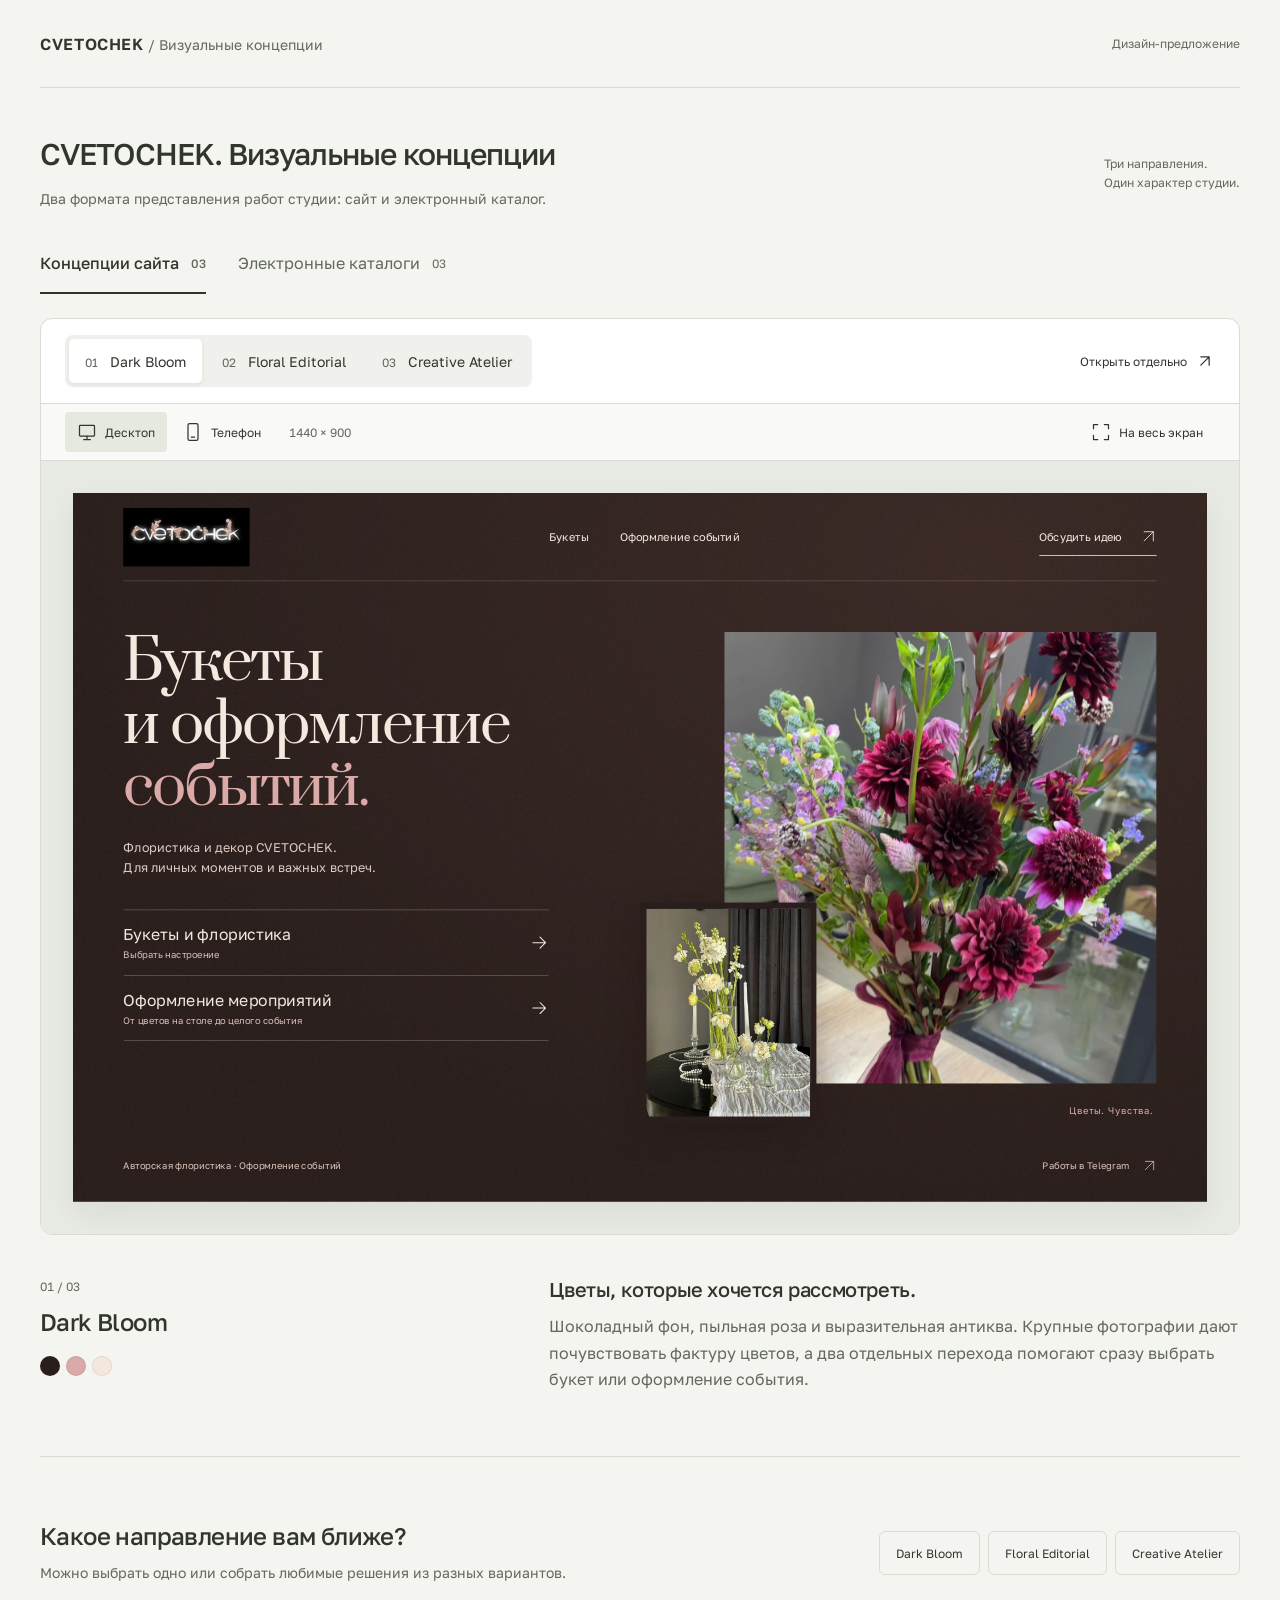
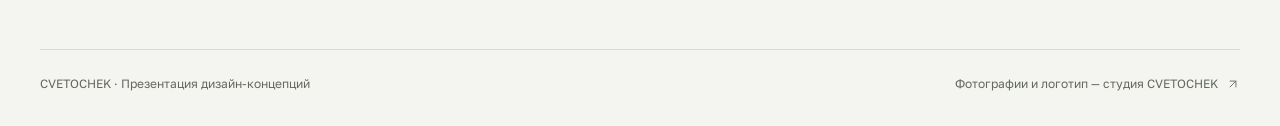
<file: index.html>
<!doctype html>
<html lang="ru" data-type="service"><head><meta charset="utf-8"><meta name="viewport" content="width=device-width,initial-scale=1"><title>CVETOCHEK. Визуальные концепции</title><meta name="description" content="Три направления дизайна сайта и электронного каталога CVETOCHEK. Букеты, флористика и оформление событий."><meta name="robots" content="noindex,nofollow"><meta name="page-type" content="service"><meta name="site-kind" content="other"><meta name="theme-color" content="#f4f4f0"><meta property="og:title" content="CVETOCHEK. Визуальные концепции"><meta property="og:description" content="Три взгляда на флористику и декор студии"><meta property="og:type" content="website"><meta property="og:image" content="share.jpg"><meta name="twitter:card" content="summary_large_image"><link rel="icon" href="logo.webp"><link rel="stylesheet" href="fonts.css"><link rel="stylesheet" href="presentation.css?v=2"></head>
<body>
<a class="skip-link" href="#workspace">К концепциям</a>
<header class="presentation-header"><a class="presentation-brand" href="index.html">CVETOCHEK<span> / Визуальные концепции</span></a><span class="proposal-note">Дизайн-предложение</span></header>
<main>
<div class="intro"><div><h1>CVETOCHEK. Визуальные концепции</h1><p>Два формата представления работ студии: сайт и электронный каталог.</p></div><p class="intro-aside">Три направления.<br>Один характер студии.</p></div>
<div class="format-tabs" role="tablist" aria-label="Формат концепции"><button id="tab-site" role="tab" aria-selected="true" aria-controls="workspace" data-section="site">Концепции сайта <span>03</span></button><button id="tab-catalog" role="tab" aria-selected="false" aria-controls="workspace" data-section="catalog" tabindex="-1">Электронные каталоги <span>03</span></button></div>
<section id="workspace" class="workspace" aria-label="Просмотр концепций">
  <div class="workspace-toolbar"><div class="concept-tabs" role="tablist" aria-label="Визуальное направление"><button role="tab" aria-selected="true" data-concept="dark"><span>01</span> Dark Bloom</button><button role="tab" aria-selected="false" tabindex="-1" data-concept="editorial"><span>02</span> Floral Editorial</button><button role="tab" aria-selected="false" tabindex="-1" data-concept="atelier"><span>03</span> Creative Atelier</button></div><a class="open-link" id="open-concept" href="site.html?concept=dark" target="_blank" rel="noopener">Открыть отдельно <svg viewBox="0 0 24 24"><path d="M7 17 17 7M7 7h10v10"/></svg></a></div>
  <div class="viewer-toolbar"><div class="device-control" role="group" aria-label="Размер экрана"><button data-device="desktop" aria-pressed="true"><svg viewBox="0 0 24 24"><rect x="3" y="4" width="18" height="13" rx="1"/><path d="M8 21h8m-4-4v4"/></svg><span>Десктоп</span></button><button data-device="mobile" aria-pressed="false"><svg viewBox="0 0 24 24"><rect x="6" y="2" width="12" height="20" rx="2"/><path d="M10 18h4"/></svg><span>Телефон</span></button></div><span id="preview-spec" class="preview-spec">1440 × 900</span><div class="catalog-zoom" hidden><button id="zoom-out" aria-label="Уменьшить каталог">−</button><button id="zoom-fit" aria-label="Вписать каталог">По размеру</button><button id="zoom-in" aria-label="Увеличить каталог">+</button></div><button class="fullscreen-control" id="fullscreen" aria-label="Развернуть просмотр на весь экран"><svg viewBox="0 0 24 24"><path d="M8 3H3v5m13-5h5v5M3 16v5h5m8 0h5v-5"/></svg><span>На весь экран</span></button></div>
  <div class="preview-stage" id="preview-stage"><div class="preview-size" id="preview-size"><iframe title="Dark Bloom: концепция сайта" id="preview" src="site.html?concept=dark&embedded=1" loading="eager"></iframe></div><button class="exit-fullscreen" id="exit-fullscreen" aria-label="Выйти из полноэкранного режима">Закрыть <span>×</span></button></div>
  <div class="catalog-pagination" hidden><button id="prev-page" aria-label="Предыдущая страница"><svg viewBox="0 0 24 24"><path d="m14 6-6 6 6 6"/></svg></button><div class="page-buttons" role="group" aria-label="Страницы каталога"><button data-page="1" aria-current="page"><span>1</span> Обложка</button><button data-page="2"><span>2</span> Букеты</button><button data-page="3"><span>3</span> События</button></div><button id="next-page" aria-label="Следующая страница"><svg viewBox="0 0 24 24"><path d="m10 6 6 6-6 6"/></svg></button></div>
</section>
<section class="concept-explanation" aria-label="О направлении"><div class="explanation-name"><span id="concept-number">01 / 03</span><h2 id="concept-title">Dark Bloom</h2><div class="swatches" id="swatches" aria-label="Палитра направления"></div></div><div class="explanation-copy"><h3 id="concept-line">Цветы, которые хочется рассмотреть.</h3><p id="concept-description">Шоколадный фон, пыльная роза и выразительная антиква. Крупные фотографии дают почувствовать фактуру цветов, а два отдельных перехода помогают сразу выбрать букет или оформление события.</p><a class="download-link" id="download-pdf" href="CVETOCHEK-Dark-Bloom.pdf" download hidden><svg viewBox="0 0 24 24"><path d="M12 3v12m-5-5 5 5 5-5M4 16v5h16v-5"/></svg>Скачать PDF <span>3 страницы</span></a></div></section>
<section class="preference"><div><h2>Какое направление вам ближе?</h2><p>Можно выбрать одно или собрать любимые решения из разных вариантов.</p></div><div class="preference-actions"><button data-pick="dark">Dark Bloom</button><button data-pick="editorial">Floral Editorial</button><button data-pick="atelier">Creative Atelier</button></div><p id="choice-status" role="status" hidden></p><button id="copy-choice" class="copy-choice" hidden>Скопировать выбор и ссылку</button></section>
</main><footer class="presentation-footer"><span>CVETOCHEK · Презентация дизайн-концепций</span><a href="https://t.me/cvetochek_dd" target="_blank" rel="noopener">Фотографии и логотип — студия CVETOCHEK <svg viewBox="0 0 24 24"><path d="M7 17 17 7M7 7h10v10"/></svg></a></footer>
<script src="presentation.js"></script></body></html>
</file>
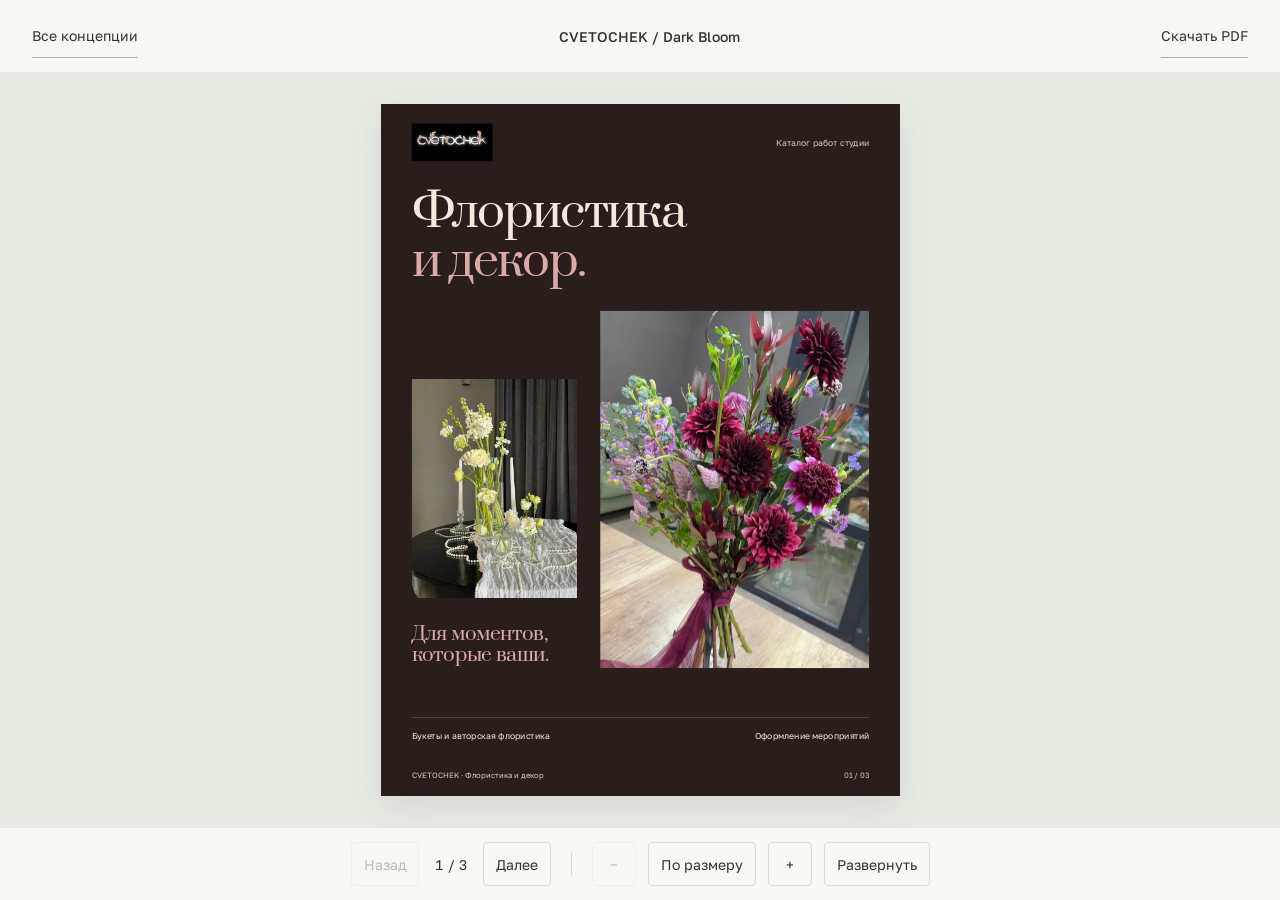
<file: catalog-viewer.html>
<!doctype html><html lang="ru"><head><meta charset="utf-8"><meta name="viewport" content="width=device-width,initial-scale=1"><meta name="robots" content="noindex,nofollow"><title>CVETOCHEK — просмотр каталога</title><link rel="icon" href="logo.webp"><link rel="stylesheet" href="fonts.css"><link rel="stylesheet" href="catalog-viewer.css"></head><body><header><a id="back" href="index.html#section=catalog">Все концепции</a><strong id="title">CVETOCHEK</strong><a id="download" download>Скачать PDF</a></header><main id="viewer"><div id="page-size"><iframe id="page" title="Страница каталога CVETOCHEK"></iframe></div></main><nav aria-label="Управление каталогом"><button id="prev" aria-label="Предыдущая страница">Назад</button><span id="counter" role="status">1 / 3</span><button id="next" aria-label="Следующая страница">Далее</button><span class="divider"></span><button id="minus" aria-label="Уменьшить">−</button><button id="fit" aria-label="Вписать страницу">По размеру</button><button id="plus" aria-label="Увеличить">+</button><button id="full" aria-label="Полноэкранный режим">Развернуть</button></nav><script src="catalog-viewer.js"></script></body></html>
</file>
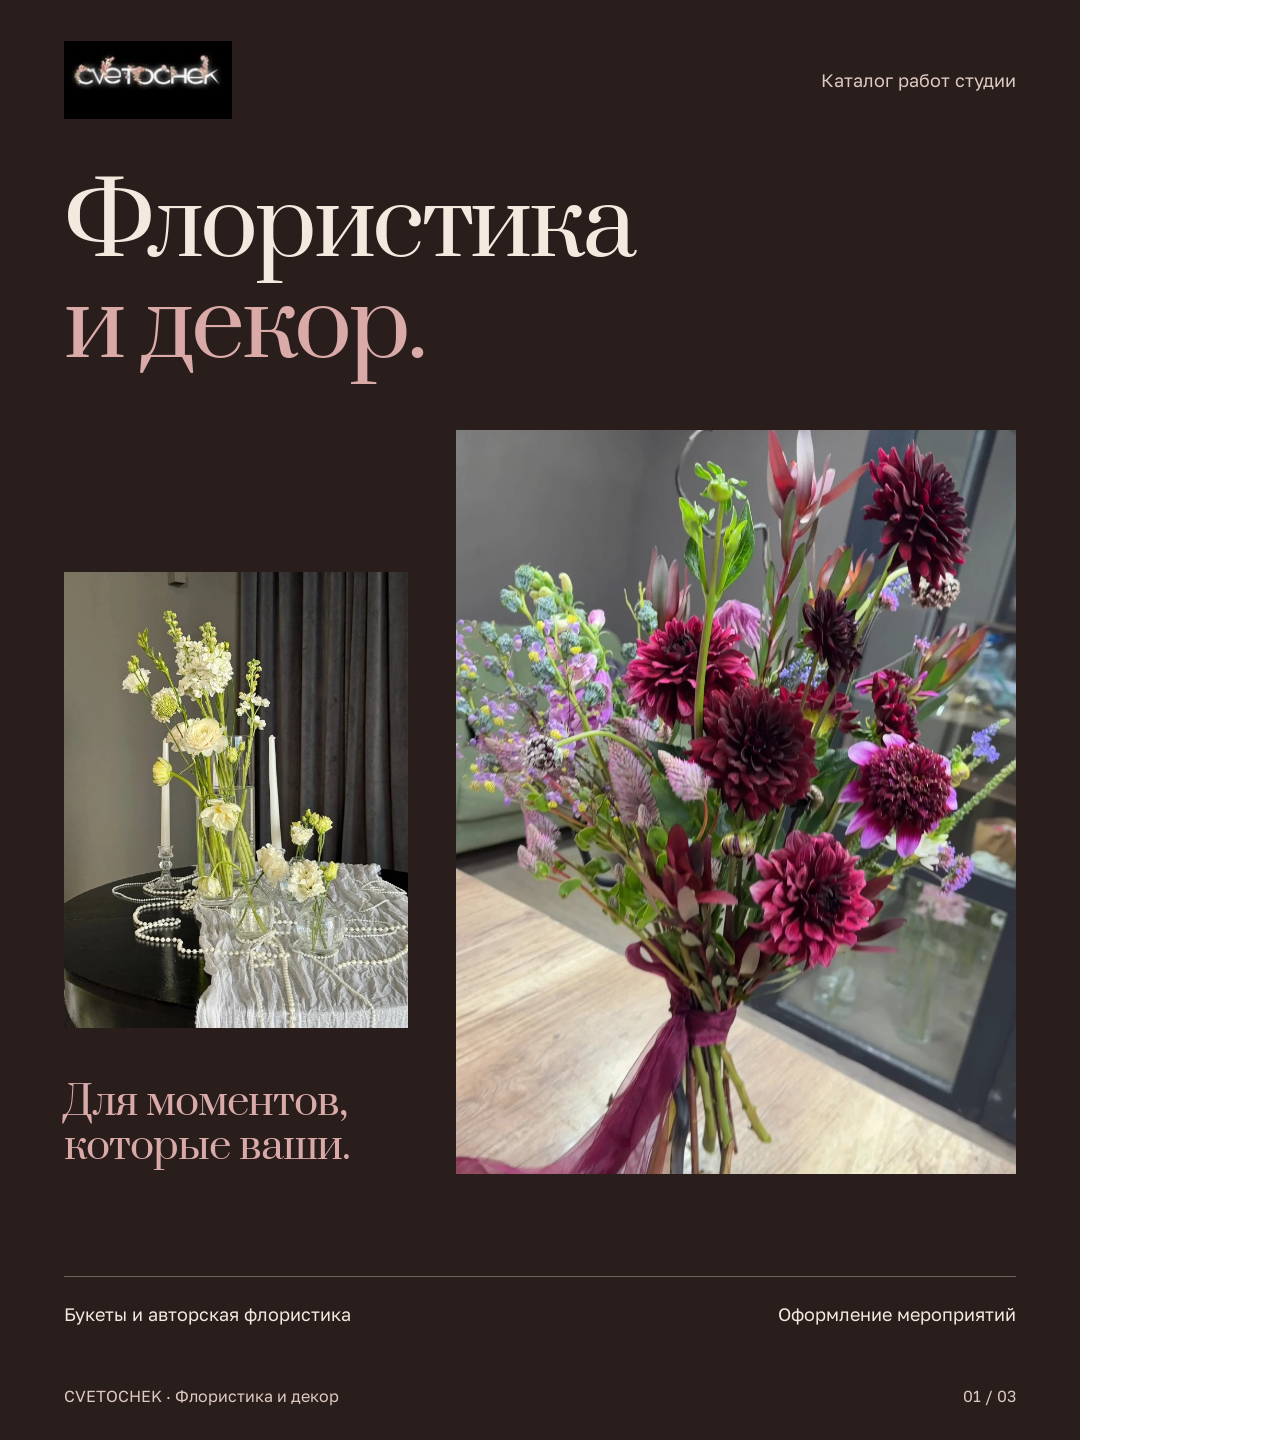
<file: catalog.html>
<!doctype html><html lang="ru"><head><meta charset="utf-8"><meta name="viewport" content="width=1080"><meta name="robots" content="noindex,nofollow"><title>CVETOCHEK — демонстрационный каталог</title><link rel="icon" href="logo.webp"><link rel="stylesheet" href="fonts.css"><link rel="stylesheet" href="catalog.css"></head><body><main id="catalog-pages"></main><script src="catalog.js"></script></body></html>
</file>
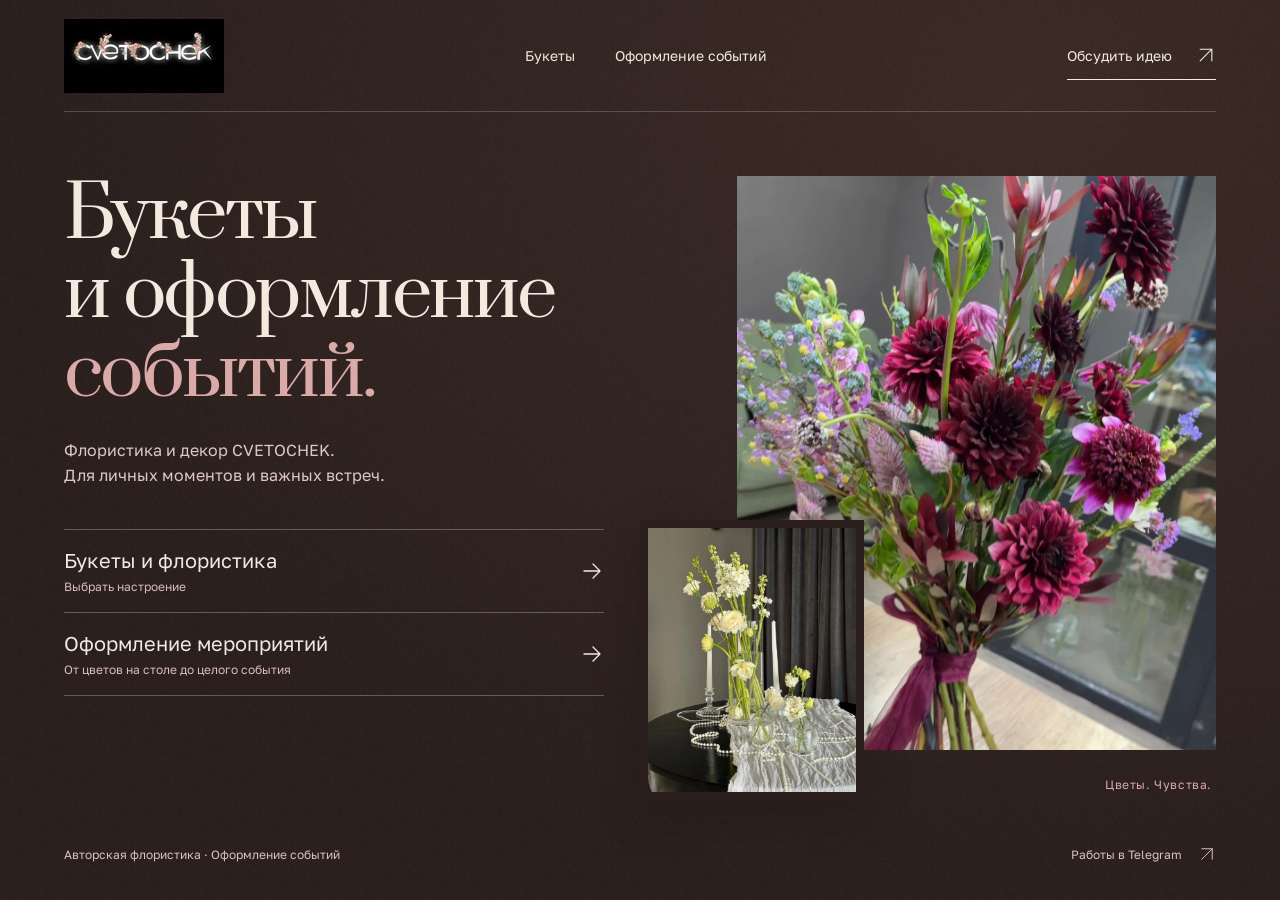
<file: site.html>
<!doctype html><html lang="ru" data-type="service"><head><meta charset="utf-8"><meta name="viewport" content="width=device-width,initial-scale=1"><meta name="robots" content="noindex,nofollow"><meta name="page-type" content="service"><meta name="site-kind" content="other"><title>CVETOCHEK — флористика и оформление событий</title><meta name="description" content="Концепция первого экрана CVETOCHEK: авторские букеты и оформление мероприятий."><link rel="icon" href="logo.webp"><link rel="stylesheet" href="fonts.css"><link rel="stylesheet" href="concepts.css"></head><body><a class="skip-link" href="#main">К содержанию</a><div id="concept-root"></div><script src="concepts.js"></script></body></html>
</file>
<file: fonts.css>
@font-face {
  font-family: 'Golos Text';
  font-style: normal;
  font-weight: 400;
  font-display: swap;
  src: url(font-0.ttf) format('truetype');
}
@font-face {
  font-family: 'Golos Text';
  font-style: normal;
  font-weight: 500;
  font-display: swap;
  src: url(font-1.ttf) format('truetype');
}
@font-face {
  font-family: 'Golos Text';
  font-style: normal;
  font-weight: 600;
  font-display: swap;
  src: url(font-2.ttf) format('truetype');
}
@font-face {
  font-family: 'Oranienbaum';
  font-style: normal;
  font-weight: 400;
  font-display: swap;
  src: url(font-3.ttf) format('truetype');
}
@font-face {
  font-family: 'Prata';
  font-style: normal;
  font-weight: 400;
  font-display: swap;
  src: url(font-4.ttf) format('truetype');
}
@font-face {
  font-family: 'Unbounded';
  font-style: normal;
  font-weight: 500;
  font-display: swap;
  src: url(font-5.ttf) format('truetype');
}
@font-face {
  font-family: 'Unbounded';
  font-style: normal;
  font-weight: 600;
  font-display: swap;
  src: url(font-6.ttf) format('truetype');
}
</file>
<file: presentation.css>
:root{--paper:#f4f4f0;--ink:#30362e;--muted:#62695e;--line:#d9dcd4;--accent:#536247;--ease:cubic-bezier(.22,1,.36,1)}*{box-sizing:border-box}html,body{margin:0}body{background:var(--paper);color:var(--ink);font-family:'Golos Text',sans-serif;font-size:16px}button,a{-webkit-tap-highlight-color:transparent}button{font:inherit;color:inherit;cursor:pointer}button,a{transition:background-color .25s var(--ease),color .25s var(--ease),transform .25s var(--ease)}button:active{transform:translateY(1px)}a{color:inherit;text-decoration:none}button:focus-visible,a:focus-visible,iframe:focus-visible{outline:2px solid var(--accent);outline-offset:4px}::selection{background:#d5dccb;color:#20251d}svg{width:20px;height:20px;fill:none;stroke:currentColor;stroke-width:1.5;stroke-linecap:round;stroke-linejoin:round;flex-shrink:0}h1,h2,h3,p{margin:0}h1,h2,h3{text-wrap:balance}p{text-wrap:pretty}button[hidden],[hidden]{display:none!important}.skip-link{position:fixed;top:12px;left:20px;transform:translateY(-200%);z-index:100;background:white;padding:16px}.skip-link:focus{transform:none}.presentation-header,.intro,.format-tabs,.workspace,.concept-explanation,.preference,.presentation-footer{width:min(1328px,calc(100% - 80px));margin-inline:auto}.presentation-header{height:88px;display:flex;align-items:center;justify-content:space-between;border-bottom:1px solid var(--line)}.presentation-brand{font-weight:600;font-size:16px;letter-spacing:.04em}.presentation-brand span{font-size:14px;font-weight:400;letter-spacing:0;color:var(--muted)}.proposal-note{font-size:12px;color:var(--muted)}.intro{padding-block:48px 40px;display:flex;align-items:center;justify-content:space-between;gap:32px}.intro h1{font-size:30px;line-height:1.2;letter-spacing:-.035em;font-weight:500}.intro p{font-size:14px;line-height:1.6;color:var(--muted);margin-top:16px}.intro .intro-aside{font-size:12px;margin:0;flex-shrink:0}.format-tabs{display:flex;gap:32px;margin-bottom:24px}.format-tabs button{border:0;border-bottom:2px solid transparent;padding:0 0 16px;background:transparent;min-height:44px;font-size:16px;display:flex;align-items:center;gap:12px}.format-tabs button[aria-selected=true]{border-color:var(--ink);font-weight:500}.format-tabs button[aria-selected=false]{color:var(--muted)}.format-tabs span{font-size:12px;color:var(--muted)}.workspace{background:#fff;border:1px solid var(--line);border-radius:12px;overflow:hidden}.workspace-toolbar{min-height:80px;padding:16px 24px;display:flex;align-items:center;justify-content:space-between;gap:24px}.concept-tabs{display:flex;background:#f0f1ec;border-radius:8px;padding:4px;gap:4px}.concept-tabs button{border:0;min-height:44px;padding:8px 16px;font-size:14px;border-radius:5px;background:transparent;white-space:nowrap}.concept-tabs button span{font-size:12px;margin-right:8px;color:var(--muted)}.concept-tabs button[aria-selected=true]{background:#fff;box-shadow:0 2px 5px #20251d12}.concept-tabs button:hover{background:#fff9}.open-link{display:flex;align-items:center;font-size:12px;gap:8px;white-space:nowrap}.open-link:hover{text-decoration:underline;text-underline-offset:4px}.viewer-toolbar{background:#f9faf7;border-top:1px solid var(--line);border-bottom:1px solid var(--line);display:flex;align-items:center;min-height:56px;padding:8px 24px;gap:16px}.device-control{display:flex;gap:4px}.device-control button,.fullscreen-control,.catalog-zoom button{display:flex;align-items:center;gap:8px;border:0;background:transparent;min-height:40px;padding:8px 12px;font-size:12px;border-radius:4px}.device-control button[aria-pressed=true]{background:#e5e9df}.preview-spec{font-size:12px;color:var(--muted);font-variant-numeric:tabular-nums}.fullscreen-control{margin-left:auto}.fullscreen-control:hover,.catalog-zoom button:hover,.device-control button:hover{background:#e9ece3}.preview-stage{position:relative;background:#e8eae4;overflow:auto;padding:32px;display:flex;align-items:flex-start;justify-content:center;min-height:240px}.preview-size{position:relative;flex:none;background:white;box-shadow:0 12px 32px #20251d12}#preview{position:absolute;top:0;left:0;display:block;border:0;transform-origin:top left;background:#fff}.preview-size.mobile-frame{border-radius:18px;overflow:hidden;box-shadow:0 0 0 6px #30362e,0 16px 40px #20251d22}.catalog-zoom{display:flex;align-items:center;gap:4px}.catalog-zoom button{min-width:40px;justify-content:center;font-size:16px}#zoom-fit{font-size:12px;min-width:88px}.catalog-pagination{display:flex;justify-content:center;align-items:center;padding:16px;gap:24px;border-top:1px solid var(--line)}.catalog-pagination>button{display:grid;place-items:center;width:44px;height:44px;border:1px solid var(--line);border-radius:50%;background:transparent}.catalog-pagination>button:disabled{opacity:.25;cursor:default}.page-buttons{display:flex;gap:8px}.page-buttons button{min-height:44px;border:0;background:transparent;padding:8px 12px;font-size:12px;color:var(--muted);border-radius:4px}.page-buttons button[aria-current=page]{background:#edf0e7;color:var(--ink)}.page-buttons button span{margin-right:8px}.concept-explanation{display:grid;grid-template-columns:1fr 1.55fr;gap:64px;padding-block:40px 64px;border-bottom:1px solid var(--line)}.explanation-name>span{font-size:12px;color:var(--muted);font-variant-numeric:tabular-nums}.explanation-name h2{font-size:24px;font-weight:500;letter-spacing:-.025em;margin-top:12px}.swatches{display:flex;margin-top:20px;gap:6px}.swatches i{width:20px;height:20px;border-radius:50%;border:1px solid #30362e15}.explanation-copy{padding-top:2px}.explanation-copy h3{font-size:20px;font-weight:500;letter-spacing:-.02em}.explanation-copy p{font-size:16px;line-height:1.65;color:var(--muted);max-width:690px;margin-top:12px}.download-link{display:inline-flex;gap:12px;align-items:center;margin-top:24px;min-height:48px;border-bottom:1px solid var(--ink);font-size:14px}.download-link span{color:var(--muted);font-size:12px;margin-left:12px}.download-link:hover{color:var(--accent)}.preference{padding-block:64px;display:flex;flex-wrap:wrap;align-items:center;justify-content:space-between;gap:24px}.preference h2{font-size:24px;font-weight:500;letter-spacing:-.025em}.preference p{font-size:14px;line-height:1.6;margin-top:12px;color:var(--muted)}.preference-actions{display:flex;gap:8px}.preference-actions button,.copy-choice{min-height:44px;border:1px solid var(--line);border-radius:6px;background:transparent;padding:12px 16px;font-size:12px}.preference-actions button:hover,.preference-actions button[aria-pressed=true]{background:#e4e9dc;border-color:var(--accent)}#choice-status{flex-basis:100%;margin:0}.copy-choice{background:var(--ink);color:#fff}.presentation-footer{padding-block:24px 32px;border-top:1px solid var(--line);display:flex;align-items:center;justify-content:space-between;gap:24px;color:var(--muted);font-size:12px}.presentation-footer a{display:flex;align-items:center;gap:8px}.presentation-footer svg{width:14px}.exit-fullscreen{display:none}.preview-stage:fullscreen,.preview-stage.is-expanded{background:#e8eae4;width:100vw;height:100dvh;align-items:center;padding:40px}.preview-stage:fullscreen .exit-fullscreen,.is-expanded .exit-fullscreen{display:flex;align-items:center;gap:16px;position:fixed;top:12px;right:16px;z-index:10;min-height:44px;background:#fff;border:1px solid var(--line);border-radius:6px;padding:8px 16px;font-size:12px}.exit-fullscreen span{font-size:24px}.is-expanded{position:fixed;inset:0;z-index:100}.workspace.is-catalog .preview-stage{padding:32px;min-height:650px}.workspace.is-catalog .preview-size{box-shadow:0 8px 24px #20251d1a}.workspace.is-catalog .fullscreen-control{margin-left:auto}
@media(max-width:1000px){.workspace-toolbar{flex-wrap:wrap;gap:12px}.concept-tabs{flex:1}.concept-tabs button{flex:1;padding-inline:12px}.intro-aside{display:none}.concept-explanation{gap:32px}.preference{align-items:flex-start}.preference-actions{flex-wrap:wrap}.preview-stage{padding:24px}.presentation-footer{align-items:flex-start}.open-link{min-height:44px}}
@media(max-width:600px){.presentation-header,.intro,.format-tabs,.workspace,.concept-explanation,.preference,.presentation-footer{width:calc(100% - 32px)}.presentation-header{height:72px}.presentation-brand{font-size:14px}.presentation-brand span{display:none}.proposal-note{font-size:11px}.intro{padding-block:32px}.intro h1{font-size:24px;line-height:1.25;max-width:300px}.intro p{font-size:14px;max-width:320px}.format-tabs{gap:24px;margin-bottom:16px}.format-tabs button{font-size:14px;gap:8px}.workspace-toolbar{padding:12px}.concept-tabs{background:transparent;padding:0;gap:4px;display:grid;grid-template-columns:repeat(3,minmax(0,1fr));width:100%}.concept-tabs button{font-size:12px;line-height:1.4;white-space:normal;padding:8px 4px;border:1px solid var(--line);min-height:64px}.concept-tabs button span{display:block;margin:0 0 3px;font-size:11px}.concept-tabs button[aria-selected=true]{background:#e8eddf;border-color:#aebaa1;box-shadow:none}.open-link{font-size:12px;margin-left:auto;min-height:32px}.viewer-toolbar{padding:8px 12px;gap:8px}.device-control button{padding:8px;font-size:11px;gap:6px}.device-control svg{width:16px}.preview-spec{display:none}.fullscreen-control{padding:8px}.fullscreen-control span{display:none}.preview-stage{padding:20px 12px}.concept-explanation{grid-template-columns:1fr;gap:24px;padding-block:32px}.explanation-name{display:grid;grid-template-columns:1fr auto;align-items:center}.explanation-name>span{grid-column:1/-1}.explanation-name h2{font-size:24px;margin-top:8px}.swatches{margin-top:8px}.explanation-copy h3{font-size:18px}.explanation-copy p{font-size:14px}.preference{padding-block:40px}.preference h2{font-size:24px}.preference p{font-size:14px}.preference-actions{width:100%;display:grid;grid-template-columns:repeat(3,minmax(0,1fr))}.preference-actions button{font-size:11px;padding:12px 4px}.presentation-footer{flex-direction:column;gap:12px;font-size:11px;line-height:1.5}.workspace.is-catalog .preview-stage{min-height:0;padding:20px 12px}.catalog-pagination{padding:12px 8px;gap:4px}.catalog-pagination>button{width:36px;height:44px;border:0}.page-buttons{gap:0}.page-buttons button{font-size:11px;padding:8px}.page-buttons button span{margin-right:4px}.catalog-zoom button{padding:6px;min-width:36px}.preview-stage:fullscreen,.preview-stage.is-expanded{padding:64px 16px 32px}}
@media(prefers-reduced-motion:reduce){*,*::before,*::after{animation:none!important;transition:none!important}}
@media(max-width:600px){.workspace-toolbar .concept-tabs{flex:none;flex-basis:100%;width:100%}.workspace-toolbar .open-link{margin-left:auto}.proposal-note{font-size:12px}}
</file>
<file: catalog-viewer.css>
*{box-sizing:border-box}html,body{margin:0;height:100%;font-family:'Golos Text',sans-serif;background:#e8eae4;color:#30362e}body{display:flex;flex-direction:column}a{color:inherit;text-decoration:none}header{height:72px;padding:16px 32px;display:flex;align-items:center;justify-content:space-between;background:#f7f8f4;font-size:14px;gap:24px;flex-shrink:0}header a{min-height:44px;display:flex;align-items:center;border-bottom:1px solid #aeb5a6}header strong{font-weight:500}main{overflow:auto;flex:1;display:flex;justify-content:center;padding:32px}#page-size{position:relative;flex-shrink:0;background:#fff;box-shadow:0 12px 32px #30362e1a}iframe{border:0;width:1080px;height:1440px;transform-origin:top left;position:absolute;inset:0}nav{display:flex;align-items:center;justify-content:center;gap:12px;min-height:72px;background:#f7f8f4;padding:12px 24px;flex-shrink:0}button{min-width:44px;min-height:44px;border:1px solid #d9dcd4;background:transparent;border-radius:4px;font:inherit;font-size:14px;cursor:pointer;padding:8px 12px;color:inherit}button:hover{background:#e5e9df}button:disabled{opacity:.3;cursor:default}button:focus-visible,a:focus-visible{outline:2px solid #536247;outline-offset:3px}#counter{font-size:14px;min-width:40px;text-align:center;font-variant-numeric:tabular-nums}.divider{width:1px;height:24px;background:#d9dcd4;margin:0 8px}::selection{background:#d5dccb}@media(max-width:600px){header{height:64px;font-size:12px;padding:12px 16px;gap:12px}header strong{display:none}main{padding:24px 12px}nav{gap:4px;padding:8px;flex-wrap:wrap}button{font-size:12px;padding:8px}#counter{font-size:12px;min-width:32px}.divider{margin-inline:4px}#fit{font-size:11px}#full{font-size:11px}}
</file>
<file: catalog.css>
*{box-sizing:border-box}html,body{margin:0;width:1080px}body{font-family:'Golos Text',sans-serif}h1,h2,h3,p{margin:0}h1,h2,h3{font-weight:400;text-wrap:balance}a{color:inherit;text-decoration:none}img{display:block;width:100%;height:100%;object-fit:cover}.catalog-page{width:1080px;height:1440px;position:relative;overflow:hidden;break-after:page;background:var(--bg);color:var(--ink)}.catalog-page:last-child{break-after:auto}.catalog-header{position:absolute;left:64px;right:64px;top:40px;height:80px;display:flex;align-items:center;justify-content:space-between;gap:48px;font-size:18px;line-height:1.5}.catalog-logo{width:168px;height:78px;object-fit:contain;flex-shrink:0;background:#000}.catalog-header>span{text-align:right;max-width:560px}.catalog-footer{position:absolute;left:64px;right:64px;bottom:32px;display:flex;justify-content:space-between;font-size:16px;line-height:1.5}.photo{position:absolute;overflow:hidden}.photo img{object-position:center 45%}.page-title{position:absolute;left:64px;top:180px;font-size:88px;line-height:1.05;letter-spacing:-.035em;z-index:1}.product{position:absolute}.product .photo{position:relative;width:100%;height:var(--ph)}.product h3{font-family:'Golos Text',sans-serif;font-size:26px;line-height:1.3;margin-top:20px;letter-spacing:-.02em}.product p{font-size:20px;line-height:1.5;margin-top:8px}.product>span{font-size:18px;line-height:1.5;display:block;margin-top:12px}.catalog-cta{position:absolute;left:64px;right:64px;bottom:100px;display:flex;align-items:center;justify-content:space-between;border-block:1px solid currentColor;min-height:72px;font-size:24px;padding-block:16px;gap:32px}.catalog-cta svg{width:32px;height:32px;stroke:currentColor;stroke-width:1.3;fill:none;flex-shrink:0}.event-copy{position:absolute}.event-copy h3{font-size:48px;line-height:1.08;letter-spacing:-.025em}.event-copy p{font-size:20px;line-height:1.6;margin-top:24px}.cover-services{position:absolute;left:64px;right:64px;bottom:112px;display:flex;justify-content:space-between;gap:40px;font-size:20px;line-height:1.5}.cover-title{position:absolute;font-weight:400;letter-spacing:-.035em;line-height:1.05}.cover-phrase{position:absolute;font-size:48px;line-height:1.1;letter-spacing:-.025em}
.catalog-dark{--bg:#291e1c;--ink:#f4e9df}.catalog-dark .catalog-header,.catalog-dark .catalog-footer{color:#dec9c2}.catalog-dark .page-title,.catalog-dark .cover-title,.catalog-dark .cover-phrase,.catalog-dark .event-copy h3{font-family:'Prata',serif}.catalog-dark .page-title span,.catalog-dark .cover-title span{color:#d9aaa8}.catalog-dark .cover-title{left:64px;top:176px;font-size:96px}.catalog-dark .cover-main{left:456px;top:430px;width:560px;height:744px}.catalog-dark .cover-detail{left:64px;top:572px;width:344px;height:456px}.catalog-dark .cover-phrase{left:64px;top:1080px;font-size:40px;color:#d9aaa8}.catalog-dark .cover-services{padding-top:24px;border-top:1px solid #f4e9df55;font-size:18px}.catalog-dark .product-main{left:64px;top:432px;width:492px;--ph:688px}.catalog-dark .product-top{left:644px;top:432px;width:372px;--ph:300px}.catalog-dark .product-bottom{left:644px;top:872px;width:372px;--ph:300px}.catalog-dark .product-main .photo img{object-position:center 35%}.catalog-dark .product p,.catalog-dark .product>span{color:#dec9c2}.catalog-dark .event-main{left:64px;top:420px;width:952px;height:580px}.catalog-dark .event-main img{object-position:center 43%}.catalog-dark .event-detail{left:64px;top:1040px;width:360px;height:260px}.catalog-dark .event-detail img{object-position:center 55%}.catalog-dark .event-copy{left:488px;top:1040px;width:528px}.catalog-dark .event-copy h3{font-size:40px}.catalog-dark .event-copy p{font-size:18px;line-height:1.5;margin-top:16px}.catalog-dark .page-3 .catalog-cta{bottom:80px;min-height:60px;font-size:20px}.catalog-dark .page-3 .event-detail{height:240px}
.catalog-editorial{--bg:#f5f2e9;--ink:#272a23}.catalog-editorial .catalog-header{border-bottom:1px solid #272a2333;padding-bottom:20px;height:100px}.catalog-editorial .catalog-logo{width:144px;height:67px}.catalog-editorial .cover-title{font-family:'Oranienbaum',serif;font-size:128px;left:64px;top:176px;letter-spacing:-.025em}.catalog-editorial .cover-subtitle{position:absolute;left:64px;top:322px;font-size:24px;color:#596246}.catalog-editorial .cover-main{left:456px;top:416px;width:560px;height:796px}.catalog-editorial .cover-detail{left:64px;top:416px;width:344px;height:568px}.catalog-editorial .cover-phrase{font-family:'Oranienbaum',serif;left:64px;top:1032px;color:#596246}.catalog-editorial .cover-services{border-top:1px solid #272a2355;padding-top:24px;bottom:104px;font-size:18px}.catalog-editorial .page-title{font-family:'Oranienbaum',serif;font-size:104px;line-height:1;top:184px}.catalog-editorial .product-main{left:64px;top:456px;width:516px;--ph:636px}.catalog-editorial .product-top{left:648px;top:432px;width:368px;--ph:396px}.catalog-editorial .product-bottom{left:648px;top:968px;width:368px;--ph:220px}.catalog-editorial .product h3{font-size:24px;margin-top:16px}.catalog-editorial .product>span{font-size:16px;color:#596246;margin-top:8px}.catalog-editorial .product p{font-size:18px;color:#596246}.catalog-editorial .product-bottom .photo img{object-position:center 25%}.catalog-editorial .catalog-cta{color:#596246}.catalog-editorial .event-intro{position:absolute;right:64px;top:272px;font-size:22px;line-height:1.5;width:300px}.catalog-editorial .event-main{left:64px;top:432px;width:516px;height:816px}.catalog-editorial .event-detail{left:648px;top:496px;width:368px;height:484px}.catalog-editorial .event-copy{left:648px;top:1024px;width:368px}.catalog-editorial .event-copy h3{font-family:'Oranienbaum',serif;font-size:44px;color:#596246}.catalog-editorial .event-copy p{font-size:18px;line-height:1.5;margin-top:16px}.catalog-editorial .page-3 .catalog-cta{bottom:80px;font-size:20px;min-height:64px}
.catalog-atelier{--bg:#f3a3be;--ink:#264e98}.catalog-atelier .catalog-header{font-weight:500}.catalog-atelier .catalog-header>span{max-width:440px}.catalog-atelier .cover-title{font-family:'Unbounded',sans-serif;font-size:104px;font-weight:600;left:64px;top:184px;line-height:1.08;letter-spacing:-.04em}.catalog-atelier .cover-main{left:376px;top:456px;width:640px;height:736px;clip-path:polygon(0 0,100% 0,100% 88%,86% 100%,0 100%)}.catalog-atelier .cover-main img{object-position:center 40%}.catalog-atelier .cover-phrase{left:64px;top:688px;background:#e5eb6a;padding:32px;font-family:'Unbounded',sans-serif;font-size:36px;line-height:1.22;font-weight:500;max-width:360px;z-index:1}.catalog-atelier .cover-name{position:absolute;left:64px;top:1232px;font-family:'Unbounded',sans-serif;font-size:64px;letter-spacing:-.04em;font-weight:600}.catalog-atelier .cover-services{font-size:16px;bottom:80px}.catalog-atelier .page-1 .catalog-footer{bottom:24px;font-size:14px}.catalog-atelier .page-2{--bg:#264e98;--ink:#fff7ef}.catalog-atelier .page-title{font-family:'Unbounded',sans-serif;font-size:80px;font-weight:500;line-height:1.13;letter-spacing:-.04em;top:184px}.catalog-atelier .page-2 .page-title{color:#e5eb6a}.catalog-atelier .product-main{left:64px;top:448px;width:492px;--ph:656px}.catalog-atelier .product-top{left:648px;top:448px;width:368px;--ph:360px}.catalog-atelier .product-bottom{left:648px;top:944px;width:368px;--ph:248px}.catalog-atelier .product h3{font-size:24px}.catalog-atelier .product p{font-size:18px}.catalog-atelier .product>span{font-size:16px;color:#e8e4ea;margin-top:8px}.catalog-atelier .product-bottom .photo img{object-position:center 25%}.catalog-atelier .page-2 .catalog-cta{color:#e5eb6a}.catalog-atelier .page-3{--bg:#e5eb6a;--ink:#264e98}.catalog-atelier .page-3 .page-title{font-size:88px}.catalog-atelier .event-main{left:64px;top:440px;width:952px;height:556px}.catalog-atelier .event-main img{object-position:center 48%}.catalog-atelier .event-detail{left:64px;top:1040px;width:340px;height:256px}.catalog-atelier .event-detail img{object-position:center 30%}.catalog-atelier .event-copy{left:464px;top:1040px;width:552px}.catalog-atelier .event-copy h3{font-family:'Unbounded',sans-serif;font-size:32px;font-weight:500;line-height:1.2}.catalog-atelier .event-copy p{font-size:18px;line-height:1.5;margin-top:16px}.catalog-atelier .page-3 .catalog-cta{bottom:80px;font-size:20px;min-height:60px}
@page{size:1080px 1440px;margin:0}@media print{html,body{margin:0!important;padding:0!important;width:1080px!important;-webkit-print-color-adjust:exact;print-color-adjust:exact}.catalog-page{page-break-inside:avoid;break-inside:avoid}.catalog-cta{color:inherit}a{color:inherit}}
.catalog-dark .product-bottom{top:848px;--ph:280px}.catalog-editorial .product-bottom{top:944px;--ph:212px}.catalog-atelier .product-bottom{top:920px;--ph:232px}.catalog-dark .event-main img{object-position:center 22%}.catalog-atelier .event-main img{object-position:center 10%}
</file>
<file: concepts.css>
*{box-sizing:border-box}html,body{margin:0;min-height:100%}body{font-family:'Golos Text',sans-serif}h1,h2,p{margin:0}h1,h2{text-wrap:balance;font-weight:400}p{text-wrap:pretty}a{color:inherit;text-decoration:none}button{font:inherit;color:inherit;cursor:pointer}a,button{touch-action:manipulation;-webkit-tap-highlight-color:transparent}button:active{transform:translateY(1px)}a:focus-visible,button:focus-visible{outline:2px solid currentColor;outline-offset:5px}img{display:block;width:100%;height:100%;object-fit:cover}svg.arrow{width:24px;height:24px;fill:none;stroke:currentColor;stroke-width:1.3;stroke-linecap:round;stroke-linejoin:round;flex-shrink:0;transition:transform .4s cubic-bezier(.22,1,.36,1)}a:hover>svg.arrow,a:hover span>svg.arrow{transform:translateX(4px)}.photo-frame{overflow:hidden}.photo-frame img{transition:transform .8s cubic-bezier(.22,1,.36,1)}a.photo-frame:hover img,a:hover .photo-frame img{transform:scale(1.025)}.skip-link{position:fixed;left:24px;top:12px;background:white;color:#222;z-index:100;padding:16px;transform:translateY(-200%)}.skip-link:focus{transform:none}.studio-header{height:112px;margin-inline:64px;display:flex;align-items:center;justify-content:space-between;gap:32px;position:relative;z-index:3}.logo-link{display:block;flex:none;width:160px;height:74px;background:#000}.logo-link img{object-fit:contain}.studio-header nav{display:flex;gap:40px;font-size:14px}.studio-header nav a{display:flex;min-height:44px;align-items:center;text-underline-offset:6px}.studio-header nav a:hover{text-decoration:underline}.contact-link{display:flex;align-items:center;gap:24px;font-size:14px;min-height:48px;border-bottom:1px solid currentColor}.contact-link svg{width:20px}.menu-toggle{display:none}.hero{position:relative;min-height:calc(100svh - 112px);height:788px;max-height:none}.studio-bottom{position:absolute;left:64px;right:64px;bottom:24px;display:flex;align-items:center;justify-content:space-between;gap:24px;font-size:12px}.studio-bottom a{display:flex;align-items:center;gap:16px;min-height:44px}.studio-bottom svg{width:18px}.mobile-menu[hidden]{display:none!important}.mobile-menu{position:fixed;inset:0;z-index:20;background:var(--bg);color:var(--ink);padding:32px 24px;display:flex;flex-direction:column;gap:24px}.mobile-menu>a{display:flex;align-items:center;justify-content:space-between;font-size:24px;padding-block:20px;border-bottom:1px solid currentColor}.mobile-menu .back-to-preview{font-size:14px;margin-top:auto}.menu-close{min-height:44px;border:0;background:none;display:flex;align-items:center;align-self:flex-end;gap:16px;margin-bottom:32px}.menu-close span{font-size:30px}
.dark{--bg:#291e1c;--ink:#f4e9df;background:var(--bg);color:var(--ink)}.dark ::selection{background:#d9aaa8;color:#291e1c}.dark .studio-header{border-bottom:1px solid #f4e9df35}.dark-main{display:grid;grid-template-columns:1fr 1fr;padding:64px 64px 96px;gap:64px}.dark-copy{position:relative;z-index:2}.dark h1{font-family:'Prata',serif;font-size:72px;line-height:1.1;letter-spacing:-.035em}.dark h1 span{color:#d9aaa8}.studio-intro{font-size:16px;line-height:1.6;margin-top:24px;color:#dec9c2}.dark-services{margin-top:40px;max-width:540px}.service-row{display:flex;align-items:center;justify-content:space-between;border-top:1px solid #f4e9df4a;padding:16px 0;gap:24px}.service-row:last-child{border-bottom:1px solid #f4e9df4a}.service-row h2{font-family:'Golos Text',sans-serif;font-size:20px;line-height:1.4}.service-row span{display:block;font-size:12px;line-height:1.5;margin-top:4px;color:#d8bdb7}.service-row:hover h2{color:#e9b4b4}.dark-art{position:relative;height:624px}.dark-bouquet{position:absolute;right:0;top:0;width:88%;height:574px}.dark-bouquet img{object-position:center 42%}.dark-event{position:absolute;left:-32px;bottom:0;width:224px;height:280px;box-shadow:0 12px 40px #160e0c44;border:8px solid #291e1c}.dark-art-word{position:absolute;right:4px;bottom:8px;letter-spacing:.05em;font-size:12px;color:#d9aaa8}.dark .studio-bottom{color:#d8c2b9}
.editorial{--bg:#f5f2e9;--ink:#272a23;background:var(--bg);color:var(--ink)}.editorial ::selection{background:#cdd2b7}.editorial .studio-header{margin-inline:56px;height:104px;border-bottom:1px solid #272a2333}.editorial .logo-link{width:140px;height:65px}.editorial-main{height:796px;min-height:calc(100svh - 104px);padding:40px 56px 88px}.editorial-heading{display:flex;justify-content:space-between;align-items:flex-end;gap:40px}.editorial h1{font-family:'Oranienbaum',serif;font-size:80px;line-height:.98;letter-spacing:-.025em}.editorial h1 span{font-size:64px}.editorial-heading p{font-size:14px;line-height:1.65;padding-bottom:8px;max-width:300px}.editorial-story{display:grid;grid-template-columns:1fr .52fr 1.15fr;gap:32px;height:464px;margin-top:32px}.editorial-bouquet{height:420px;position:relative;align-self:end}.editorial-bouquet img{object-position:center 40%}.editorial-middle{display:flex;flex-direction:column;justify-content:space-between;padding-top:36px}.editorial-note{font-family:'Oranienbaum',serif;font-size:30px;line-height:1.1;color:#596246}.editorial-small{width:100%;height:200px}.editorial-small img{object-position:center}.editorial-event{position:relative;height:464px}.editorial-event img{object-position:center 42%}.image-action{position:absolute;left:0;right:0;bottom:0;display:flex;justify-content:space-between;align-items:center;gap:16px;background:#f5f2e9;padding:16px 0 0;font-size:16px;min-height:56px}.editorial .studio-bottom{left:56px;right:56px;bottom:12px;color:#596246;font-size:12px}
.atelier{--bg:#f3a3be;--ink:#264e98;background:var(--bg);color:var(--ink)}.atelier ::selection{background:#e5eb6a;color:#264e98}.atelier .studio-header{height:104px;margin-inline:48px;border-bottom:1px solid #264e9850}.atelier .logo-link{width:140px;height:65px}.atelier .studio-header nav{font-size:14px;font-weight:500}.atelier .contact-link{border:1px solid #264e98;border-radius:0;padding:12px 16px;font-weight:500;gap:16px}.atelier .contact-link:hover{background:#e5eb6a}.atelier-main{height:796px;min-height:calc(100svh - 104px);display:grid;grid-template-columns:1.03fr 1.07fr .7fr;gap:24px;padding:48px 48px 104px}.atelier-title{position:relative;z-index:1;padding-top:20px}.atelier h1{font-family:'Unbounded',sans-serif;font-weight:600;font-size:60px;line-height:1.12;letter-spacing:-.04em;position:relative;z-index:2}.atelier h1 span{font-size:48px}.atelier-title p{font-size:16px;line-height:1.6;margin-top:32px}.atelier-bouquet-link{display:flex;align-items:center;justify-content:space-between;gap:24px;max-width:320px;margin-top:40px;background:#264e98;color:#fff7ef;min-height:56px;padding:16px 24px;font-weight:500;font-size:16px}.atelier-bouquet-link:hover{background:#193c7a}.atelier-photo{position:relative;height:604px;clip-path:polygon(0 0,100% 0,100% 91%,88% 100%,0 100%)}.atelier-photo img{object-position:50% 48%}.atelier-photo-label{position:absolute;left:0;top:0;background:#264e98;color:#fff7ef;padding:12px 16px;font-size:12px}.atelier-event{margin-top:80px;display:flex;flex-direction:column}.atelier-event-photo{height:256px;display:block}.atelier-event-photo img{object-position:center 48%}.atelier-event-copy{background:#e5eb6a;flex:1;padding:24px;display:flex;flex-direction:column;justify-content:space-between;gap:24px}.atelier-event-copy h2{font-family:'Unbounded',sans-serif;font-size:30px;line-height:1.18;font-weight:500;letter-spacing:-.03em}.atelier-event-copy>span{display:flex;align-items:center;justify-content:space-between;gap:12px;font-size:12px;line-height:1.5}.atelier .studio-bottom{left:48px;right:48px;bottom:20px;font-size:12px}.atelier .studio-bottom a{font-weight:500}
@media(min-width:1600px){.hero{height:calc(100svh - 112px);min-height:788px}.dark-main{grid-template-columns:1fr 1.15fr}.dark-art{height:100%}.dark-bouquet{height:94%;max-height:800px}.editorial-story{height:calc(100% - 220px)}.editorial-bouquet{height:90%}.editorial-event{height:100%}.atelier-photo{height:100%;min-height:604px}}
@media(min-width:701px) and (max-width:1100px){.studio-header{margin-inline:32px;gap:24px}.studio-header nav{gap:24px;font-size:12px}.contact-link{gap:12px;font-size:12px}.dark-main{padding:48px 32px 96px;gap:32px}.dark h1{font-size:60px}.dark-event{width:180px;height:240px;left:-16px}.dark-services{margin-top:32px}.service-row h2{font-size:18px}.editorial-main{padding-inline:32px}.editorial .studio-header{margin-inline:32px}.editorial h1{font-size:64px}.editorial h1 span{font-size:48px}.editorial-story{gap:24px;grid-template-columns:1fr .5fr 1fr}.editorial-note{font-size:24px}.atelier-main{padding-inline:32px;grid-template-columns:1fr 1fr;gap:24px}.atelier .studio-header{margin-inline:32px}.atelier h1{font-size:48px}.atelier h1 span{font-size:36px}.atelier-event{display:none}.atelier-photo{height:590px}.studio-bottom,.editorial .studio-bottom,.atelier .studio-bottom{left:32px;right:32px}}
@media(max-width:700px){.studio-header,.editorial .studio-header,.atelier .studio-header{height:88px;margin-inline:24px;gap:16px}.logo-link,.editorial .logo-link,.atelier .logo-link{width:120px;height:56px}.studio-header nav{display:none}.contact-link{font-size:12px;gap:12px;min-height:44px}.contact-link svg{width:16px}.menu-toggle{border:0;background:none;width:40px;height:44px;display:flex;flex-direction:column;gap:6px;align-items:center;justify-content:center;flex-shrink:0;padding:8px}.menu-toggle span{display:block;height:1px;width:22px;background:currentColor}.studio-header .contact-link{margin-left:auto;font-size:0;border:0!important;padding:0!important;min-width:32px;justify-content:center}.studio-header .contact-link svg{width:22px;height:22px}.hero,.editorial-main,.atelier-main{height:auto;min-height:calc(100svh - 88px)}.studio-bottom,.editorial .studio-bottom,.atelier .studio-bottom{position:static;font-size:11px;line-height:1.5;gap:16px;left:auto;right:auto}.studio-bottom>span{max-width:200px}.studio-bottom a{white-space:nowrap;font-size:11px;gap:8px}.studio-bottom svg{width:14px}.dark-main{padding:32px 24px 24px;display:flex;flex-direction:column;gap:32px}.dark h1{font-size:48px;line-height:1.1;letter-spacing:-.035em}.studio-intro{font-size:14px;line-height:1.5;margin-top:20px}.dark-art{height:320px;order:2;margin:0;flex:none}.dark-bouquet{width:76%;height:300px;right:0;top:0}.dark-event{width:142px;height:176px;left:0;bottom:0;border-width:5px}.dark-art-word{font-size:10px;bottom:0}.dark-copy{display:contents}.dark h1{order:0}.studio-intro{order:1;margin-top:-16px}.dark-services{order:3;margin:0;max-width:none}.service-row{padding:16px 0;min-height:80px}.service-row h2{font-size:18px}.service-row span{font-size:11px}.dark .studio-bottom{order:4;padding-top:8px}.dark .studio-bottom>span{max-width:150px}.editorial-main{padding:32px 24px 24px}.editorial-heading{display:block}.editorial h1{font-size:48px;line-height:1.02}.editorial h1 span{font-size:36px}.editorial-heading p{font-size:14px;line-height:1.5;margin-top:24px;padding:0}.editorial-story{display:grid;grid-template-columns:1fr 1fr;gap:16px;height:auto;margin-top:32px}.editorial-bouquet{height:312px;grid-column:1;align-self:start}.editorial-middle{padding-top:0;grid-column:2;grid-row:1;gap:16px;justify-content:flex-start}.editorial-note{font-size:24px;line-height:1.1}.editorial-small{height:176px;margin-top:auto;margin-bottom:56px}.editorial-event{grid-column:1/-1;height:400px}.editorial-event img{object-position:center 40%}.image-action{font-size:12px;gap:8px;padding:12px 0 0;min-height:56px}.image-action svg{width:18px}.editorial .studio-bottom{margin-top:20px}.editorial .studio-bottom>span{max-width:145px}.atelier-main{display:grid;grid-template-columns:1fr 1fr;padding:32px 24px 24px;gap:24px 16px}.atelier-title{grid-column:1/-1;padding:0}.atelier h1{font-size:48px;line-height:1.1}.atelier h1 span{font-size:36px}.atelier-title p{font-size:14px;margin-top:24px}.atelier-bouquet-link{max-width:none;width:100%;min-height:52px;font-size:14px;margin-top:24px;padding:12px 20px}.atelier-photo{height:360px;grid-column:1/-1;clip-path:polygon(0 0,100% 0,100% 88%,88% 100%,0 100%)}.atelier-photo img{object-position:50% 48%}.atelier-photo-label{font-size:11px}.atelier-event{grid-column:1/-1;margin:0;display:grid;grid-template-columns:1fr 1fr}.atelier-event-photo{height:240px}.atelier-event-copy{padding:20px;gap:24px}.atelier-event-copy h2{font-size:24px}.atelier-event-copy>span{font-size:11px;gap:8px;align-items:flex-end}.atelier .studio-bottom{grid-column:1/-1}.atelier .studio-bottom>span{max-width:160px}}
@media(max-width:350px){.studio-header,.editorial .studio-header,.atelier .studio-header{margin-inline:16px}.dark-main,.editorial-main,.atelier-main{padding-inline:16px}.dark h1{font-size:40px}.editorial h1{font-size:40px}.editorial h1 span{font-size:30px}.atelier h1{font-size:40px}.atelier h1 span{font-size:30px}}
@media(prefers-reduced-motion:no-preference){.hero>div:not(.studio-bottom){animation:arrive .8s cubic-bezier(.22,1,.36,1) both}@keyframes arrive{from{opacity:.4;transform:translateY(10px)}to{opacity:1;transform:translateY(0)}}}
@media(prefers-reduced-motion:reduce){*,*::before,*::after{transition:none!important;animation:none!important}}
@media(min-width:351px) and (max-width:700px){.dark-main{gap:20px;padding-top:24px}.dark h1{font-size:44px}.dark .studio-intro{margin-top:-12px;font-size:14px}.dark-art{height:220px}.dark-bouquet{height:220px;width:72%}.dark-event{width:136px;height:176px}.dark-art-word{display:none}.dark-services .service-row{padding-block:12px;min-height:72px}.dark .studio-bottom{display:none}.editorial-middle{display:none}.editorial-event{grid-column:2;grid-row:1;height:320px}.editorial-bouquet{height:320px}.editorial-story{gap:16px}.editorial .image-action{font-size:12px;line-height:1.4;align-items:flex-start;padding-top:12px}.editorial .image-action svg{width:16px;height:16px;margin-top:2px}.atelier h1{font-size:40px}.atelier h1 span{font-size:32px}.atelier-title p{margin-top:16px}.atelier-bouquet-link{margin-top:16px}.atelier-photo{grid-column:1;height:304px}.atelier-event{grid-column:2;display:flex;flex-direction:column}.atelier-event-photo{height:112px;flex-shrink:0}.atelier-event-copy{padding:16px;gap:16px}.atelier-event-copy h2{font-size:20px}.atelier-event-copy>span{font-size:10px}.atelier-event-copy>span svg{width:16px}.atelier-photo-label{font-size:10px;padding:8px}.atelier .studio-bottom{display:none}}
.dark #concept-root{position:relative;background:radial-gradient(ellipse at 80% 10%,#3a2925 0%,#291e1c 72%)}.dark #concept-root::before{content:"";position:absolute;inset:0;background-image:url('grain.png');opacity:.24;pointer-events:none}.dark-main{z-index:1}
</file>
